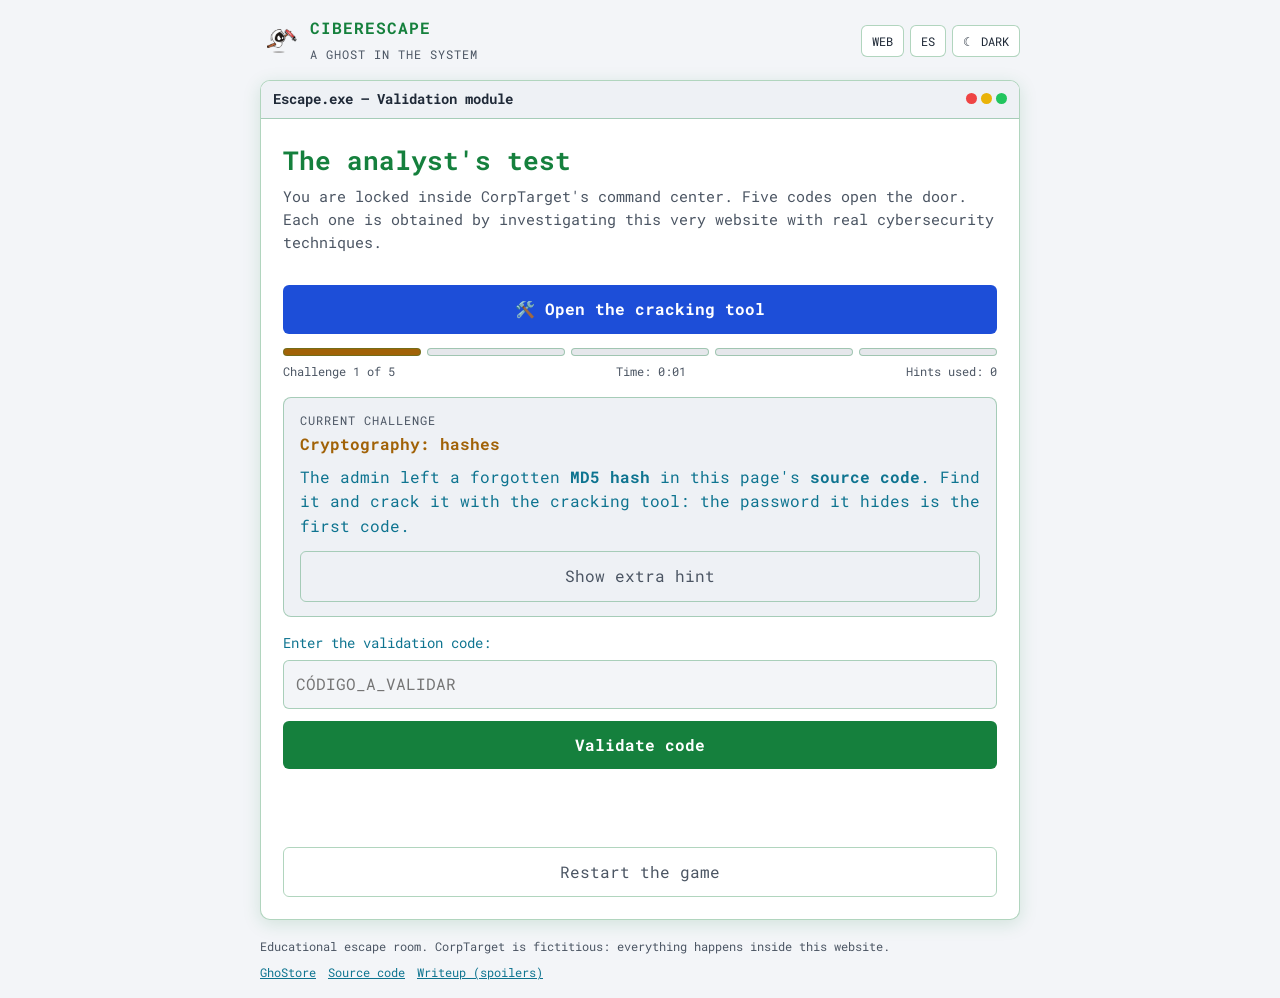
<file: index.html>
<!DOCTYPE html>
<html lang="es" data-theme="dark">
<head>
<meta charset="UTF-8">
<meta name="viewport" content="width=device-width, initial-scale=1.0">
<title>CiberEscape — Centro de Comando</title>
<meta name="description" content="Escape room de ciberseguridad: cinco desafíos (hashes, CVE, Base64, CWE y fallos de configuración) resueltos investigando la propia web.">
<meta property="og:title" content="CiberEscape — Un Fantasma en el Sistema">
<meta property="og:description" content="Escape room de ciberseguridad en el navegador: cinco códigos, técnicas reales.">
<meta property="og:image" content="https://unfantasmaenelsistema.github.io/CiberEscape/icono.png">
<link rel="icon" type="image/png" href="icono.png">
<link href="https://fonts.googleapis.com/css2?family=Roboto+Mono:wght@400;700&display=swap" rel="stylesheet">
<link rel="stylesheet" href="css/style.css">
<script>
  (function () {
    var t = null; try { t = localStorage.getItem('ce_theme'); } catch (e) {}
    if (!t) t = matchMedia('(prefers-color-scheme: light)').matches ? 'light' : 'dark';
    document.documentElement.setAttribute('data-theme', t);
  })();
</script>
</head>
<body>

<header class="brandbar">
  <a class="brand" href="https://www.unfantasmaenelsistema.com" target="_blank" rel="noopener">
    <img src="icono.png" alt="Un Fantasma en el Sistema" width="40" height="40">
    <span><b>CIBERESCAPE</b><small data-t="brandSub">UN FANTASMA EN EL SISTEMA</small></span>
  </a>
  <nav class="controls">
    <a class="chip" href="https://www.unfantasmaenelsistema.com" target="_blank" rel="noopener">WEB</a>
    <button class="chip" id="langBtn" type="button">EN</button>
    <button class="chip" id="themeBtn" type="button">☀</button>
  </nav>
</header>

<main class="window">
  <div class="titlebar"><span data-t="winTitle">Escapar.exe — Módulo de validación</span><span class="dots"><span></span><span></span><span></span></span></div>
  <div class="content">
    <h1 data-t="h1">Prueba del analista</h1>
    <p class="lead" data-t="lead"></p>

    <a href="hash_cracker.html" class="btn blue" data-t="openCracker">🛠️ Abrir la herramienta de cracking</a>

    <div class="progress" id="progress" aria-hidden="true"></div>
    <div class="meta"><span id="progressText"></span><span id="timeText"></span><span id="hintsText"></span></div>

    <section id="play">
      <div class="card">
        <div class="label" data-t="current">Desafío actual</div>
        <div class="title" id="chTitle"></div>
        <p class="clue" id="chClue"></p>
        <p class="extra" id="chExtra" hidden></p>
        <button class="btn ghost" id="hintBtn" type="button" data-t="showHint">Mostrar pista extra</button>
      </div>

      <label for="codeInput" data-t="inputLabel">Introduce el código de validación:</label>
      <input type="text" id="codeInput" class="upper" placeholder="CÓDIGO_A_VALIDAR" autocomplete="off" spellcheck="false">
      <button class="btn" id="validateBtn" type="button" data-t="validate">Validar código</button>
      <div id="message" class="msg" aria-live="polite">&nbsp;</div>
    </section>

    <section id="done" hidden>
      <div class="card">
        <div class="title" data-t="doneTitle">¡HAS ESCAPADO!</div>
        <p id="doneText"></p>
        <div class="flag" id="flag"></div>
      </div>
    </section>

    <button class="btn ghost" id="resetBtn" type="button" data-t="reset">Reiniciar la partida</button>
  </div>
</main>

<footer>
  <span data-t="footer"></span>
  <span class="links">
    <a href="https://ghostore.unfantasmaenelsistema.com/" target="_blank" rel="noopener">GhoStore</a>
    <a href="https://github.com/unfantasmaenelsistema/CiberEscape" target="_blank" rel="noopener" data-t="source">Código fuente</a>
    <a href="https://github.com/unfantasmaenelsistema/CiberEscape/blob/main/writeup/WRITEUP.md" target="_blank" rel="noopener" data-t="writeup">Writeup (spoilers)</a>
  </span>
</footer>

<script src="js/i18n.js"></script>
<script src="js/common.js"></script>
<script src="js/telemetry.js"></script>
<script src="js/game.js"></script>
</body>
<!-- *************************************************************** -->
<!-- TODO admin: quitar antes de producción                           -->
<!-- Hash MD5 de la contraseña del buzón de administración:           -->
<!-- 5A9E7897E742752A83F2627CCB4AAEE6                                 -->
<!-- *************************************************************** -->
</html>
</file>
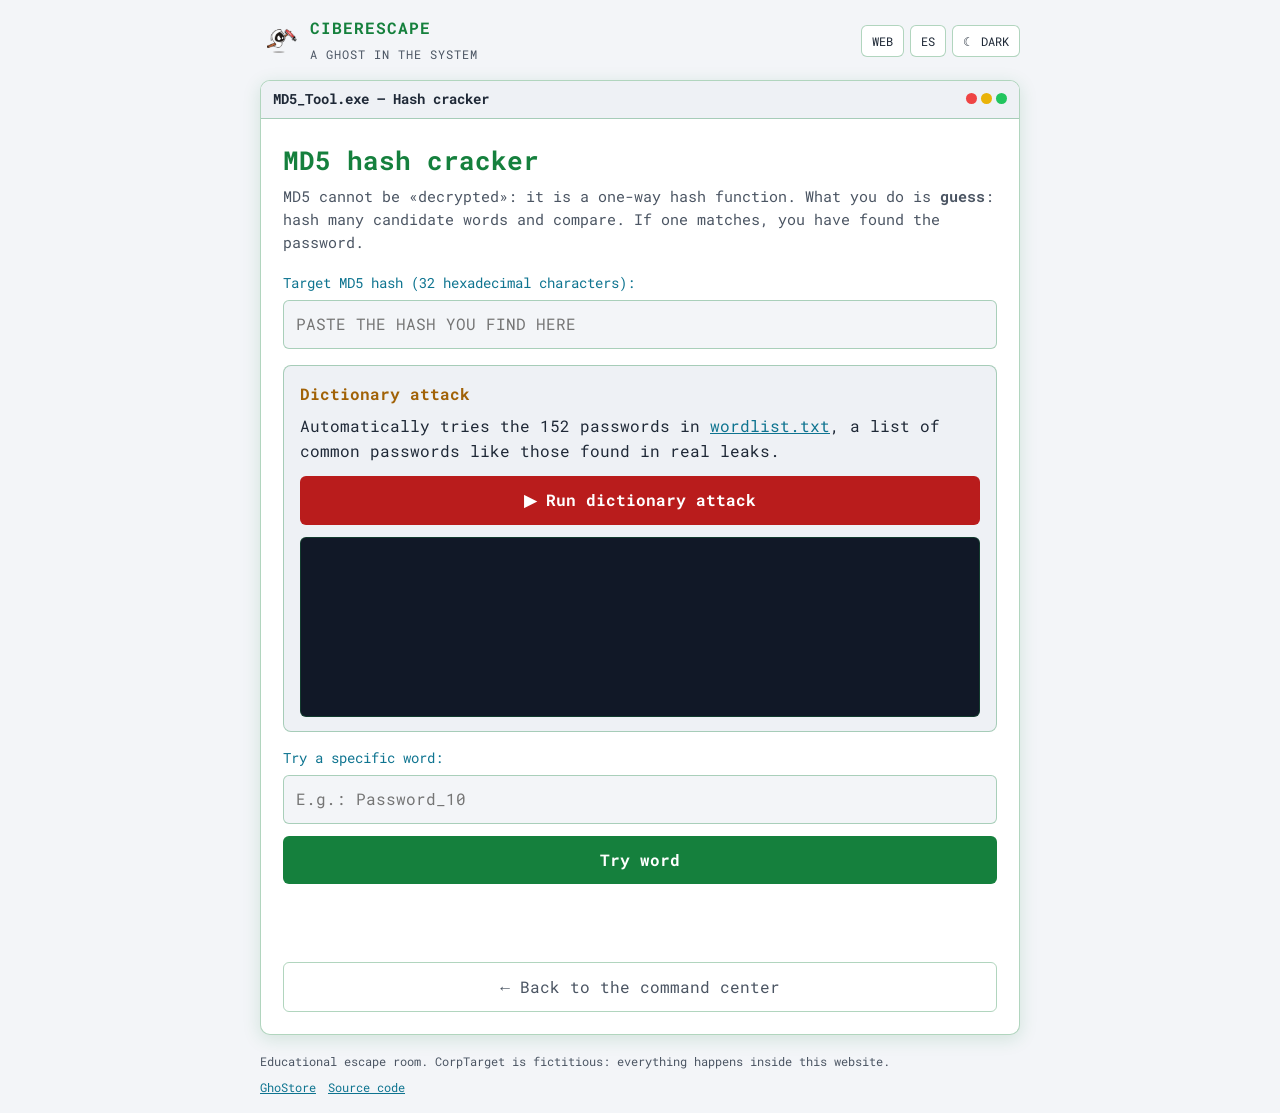
<file: hash_cracker.html>
<!DOCTYPE html>
<html lang="es" data-theme="dark">
<head>
<meta charset="UTF-8">
<meta name="viewport" content="width=device-width, initial-scale=1.0">
<title>CiberEscape — Herramienta de cracking MD5</title>
<link rel="icon" type="image/png" href="icono.png">
<link href="https://fonts.googleapis.com/css2?family=Roboto+Mono:wght@400;700&display=swap" rel="stylesheet">
<link rel="stylesheet" href="css/style.css">
<script>
  (function () {
    var t = null; try { t = localStorage.getItem('ce_theme'); } catch (e) {}
    if (!t) t = matchMedia('(prefers-color-scheme: light)').matches ? 'light' : 'dark';
    document.documentElement.setAttribute('data-theme', t);
  })();
</script>
</head>
<body>

<header class="brandbar">
  <a class="brand" href="https://www.unfantasmaenelsistema.com" target="_blank" rel="noopener">
    <img src="icono.png" alt="Un Fantasma en el Sistema" width="40" height="40">
    <span><b>CIBERESCAPE</b><small data-t="brandSub">UN FANTASMA EN EL SISTEMA</small></span>
  </a>
  <nav class="controls">
    <a class="chip" href="https://www.unfantasmaenelsistema.com" target="_blank" rel="noopener">WEB</a>
    <button class="chip" id="langBtn" type="button">EN</button>
    <button class="chip" id="themeBtn" type="button">☀</button>
  </nav>
</header>

<main class="window">
  <div class="titlebar"><span data-t="crackerWin">Herramienta_MD5.exe — Descifrador de hash</span><span class="dots"><span></span><span></span><span></span></span></div>
  <div class="content">
    <h1 data-t="crackerH1">Descifrador de hash MD5</h1>
    <p class="lead" data-th="crackerLead"></p>

    <label for="targetHash" data-t="targetLabel">Hash MD5 objetivo:</label>
    <input type="text" id="targetHash" class="upper" data-tp="targetPh" autocomplete="off" spellcheck="false" maxlength="40">

    <div class="card">
      <div class="title" data-t="dictTitle">Ataque de diccionario</div>
      <p id="dictText"></p>
      <button class="btn red" id="dictBtn" type="button" data-t="runDict">▶ Lanzar ataque de diccionario</button>
      <div class="log" id="log" aria-live="off"></div>
    </div>

    <label for="wordToTest" data-t="wordLabel">Probar una palabra concreta:</label>
    <div class="row">
      <input type="text" id="wordToTest" data-tp="wordPh" autocomplete="off" spellcheck="false">
    </div>
    <button class="btn" id="tryBtn" type="button" data-t="tryWord">Probar palabra</button>

    <div id="message" class="msg" aria-live="polite">&nbsp;</div>

    <a class="btn ghost" href="index.html" data-t="back">← Volver al centro de comando</a>
  </div>
</main>

<footer>
  <span data-t="footer"></span>
  <span class="links">
    <a href="https://ghostore.unfantasmaenelsistema.com/" target="_blank" rel="noopener">GhoStore</a>
    <a href="https://github.com/unfantasmaenelsistema/CiberEscape" target="_blank" rel="noopener" data-t="source">Código fuente</a>
  </span>
</footer>

<script src="js/i18n.js"></script>
<script src="js/common.js"></script>
<script src="js/md5.js"></script>
<script src="js/cracker.js"></script>
</body>
</html>
</file>
<file: css/style.css>
:root {
  --bg: #0d1117;
  --panel: #161b22;
  --panel2: #1f2630;
  --border: #00ff0033;
  --glow: 0 0 20px #00ff0044;
  --text: #c9d1d9;
  --muted: #8b949e;
  --green: #39ff14;
  --cyan: #67e8f9;
  --yellow: #fde047;
  --red: #f87171;
  --blue: #2563eb;
  --ok-bg: #052e16;
  --bad-bg: #450a0a;
  --info-bg: #1f2937;
}
[data-theme="light"] {
  --bg: #f3f5f8;
  --panel: #ffffff;
  --panel2: #eef1f5;
  --border: #15803d55;
  --glow: 0 4px 18px rgba(21,128,61,0.15);
  --text: #1f2937;
  --muted: #4b5563;
  --green: #15803d;
  --cyan: #0e7490;
  --yellow: #a16207;
  --red: #b91c1c;
  --blue: #1d4ed8;
  --ok-bg: #dcfce7;
  --bad-bg: #fee2e2;
  --info-bg: #e5e7eb;
}
* { box-sizing: border-box; margin: 0; padding: 0; }
[hidden] { display: none !important; }
html { font-size: 16px; }
body {
  font-family: 'Roboto Mono', ui-monospace, monospace;
  background: var(--bg);
  color: var(--text);
  min-height: 100vh;
  display: flex;
  flex-direction: column;
  align-items: center;
  padding: 16px;
  line-height: 1.55;
}
a { color: var(--cyan); }
:focus-visible { outline: 2px solid var(--cyan); outline-offset: 2px; }

/* Barra de marca */
.brandbar {
  width: 100%; max-width: 760px;
  display: flex; align-items: center; justify-content: space-between; gap: 10px; flex-wrap: wrap;
  margin-bottom: 14px;
}
.brand { display: flex; align-items: center; gap: 10px; text-decoration: none; color: var(--text); }
.brand img { width: 40px; height: 40px; object-fit: contain; }
.brand b { display: block; color: var(--green); letter-spacing: 1px; }
.brand small { color: var(--muted); font-size: .72rem; letter-spacing: 1px; }
.controls { display: flex; gap: 6px; flex-wrap: wrap; }
.chip {
  background: var(--panel); color: var(--text); border: 1px solid var(--border);
  font: inherit; font-size: .75rem; padding: 6px 10px; border-radius: 6px; cursor: pointer; text-decoration: none;
}
.chip:hover { border-color: var(--green); }

/* Ventana tipo terminal */
.window {
  width: 100%; max-width: 760px;
  border: 1px solid var(--border); box-shadow: var(--glow); border-radius: 10px; overflow: hidden;
  background: var(--panel);
}
.titlebar {
  background: var(--panel2); color: var(--text); font-weight: 700; font-size: .85rem;
  padding: 8px 12px; display: flex; justify-content: space-between; align-items: center;
  border-bottom: 1px solid var(--border);
}
.dots span { display: inline-block; width: 11px; height: 11px; border-radius: 50%; margin-left: 4px; }
.dots span:nth-child(1) { background: #ef4444; }
.dots span:nth-child(2) { background: #eab308; }
.dots span:nth-child(3) { background: #22c55e; }
.content { padding: 22px; }
h1 { font-size: 1.6rem; color: var(--green); margin-bottom: 6px; }
.lead { color: var(--muted); margin-bottom: 18px; font-size: .92rem; }

/* Progreso */
.progress { display: flex; gap: 6px; margin: 14px 0 6px; }
.progress span { flex: 1; height: 8px; border-radius: 4px; background: var(--info-bg); border: 1px solid var(--border); }
.progress span.done { background: var(--green); }
.progress span.current { background: var(--yellow); }
.meta { display: flex; justify-content: space-between; flex-wrap: wrap; gap: 6px; font-size: .78rem; color: var(--muted); }

.card {
  background: var(--panel2); border: 1px solid var(--border); border-radius: 8px;
  padding: 14px 16px; margin: 16px 0;
}
.card .label { font-size: .72rem; letter-spacing: 1px; color: var(--muted); text-transform: uppercase; }
.card .title { color: var(--yellow); font-weight: 700; margin: 2px 0 8px; }
.card .clue { color: var(--cyan); }
.card .extra { margin-top: 10px; color: var(--text); font-size: .88rem; border-left: 3px solid var(--yellow); padding-left: 10px; }
.card code, .clue code { background: var(--info-bg); padding: 1px 5px; border-radius: 4px; }

label { display: block; font-size: .85rem; color: var(--cyan); margin: 14px 0 6px; }
input[type=text], textarea {
  width: 100%; padding: 11px 12px; border-radius: 6px; font: inherit;
  background: var(--bg); color: var(--yellow); border: 1px solid var(--border);
}
input[type=text]:focus { border-color: var(--green); outline: none; }
input.upper { text-transform: uppercase; }

.btn {
  display: inline-block; width: 100%; margin-top: 12px; padding: 12px 14px; border-radius: 6px; border: 0;
  font: inherit; font-weight: 700; cursor: pointer; color: #fff; background: #15803d; text-align: center; text-decoration: none;
}
.btn:hover { filter: brightness(1.15); }
.btn:disabled { opacity: .5; cursor: default; filter: none; }
.btn.red { background: #b91c1c; }
.btn.blue { background: var(--blue); }
.btn.ghost { background: transparent; color: var(--muted); border: 1px solid var(--border); font-weight: 400; }
.row { display: flex; gap: 10px; flex-wrap: wrap; }
.row > * { flex: 1 1 200px; }

.msg { min-height: 3.2rem; margin-top: 14px; padding: 10px 12px; border-radius: 6px; font-size: .88rem; text-align: center; }
.msg.info { background: var(--info-bg); }
.msg.ok { background: var(--ok-bg); color: var(--green); }
.msg.bad { background: var(--bad-bg); color: var(--red); }
.msg code { color: var(--yellow); }

.flag {
  margin-top: 14px; padding: 16px; border: 2px dashed var(--green); border-radius: 8px; text-align: center;
  color: var(--green); font-weight: 700; word-break: break-all;
}

.log {
  margin-top: 12px; height: 180px; overflow-y: auto; background: #000; color: #00ff41;
  border: 1px solid var(--border); border-radius: 6px; padding: 8px 10px; font-size: .75rem; white-space: pre-wrap;
}
[data-theme="light"] .log { background: #111827; }

footer { width: 100%; max-width: 760px; margin-top: 18px; display: flex; justify-content: space-between; flex-wrap: wrap; gap: 8px; font-size: .72rem; color: var(--muted); }
footer .links { display: flex; gap: 12px; flex-wrap: wrap; }

@media (max-width: 520px) {
  .content { padding: 16px; }
  h1 { font-size: 1.3rem; }
}
@media (prefers-reduced-motion: reduce) { * { transition: none !important; } }
</file>
